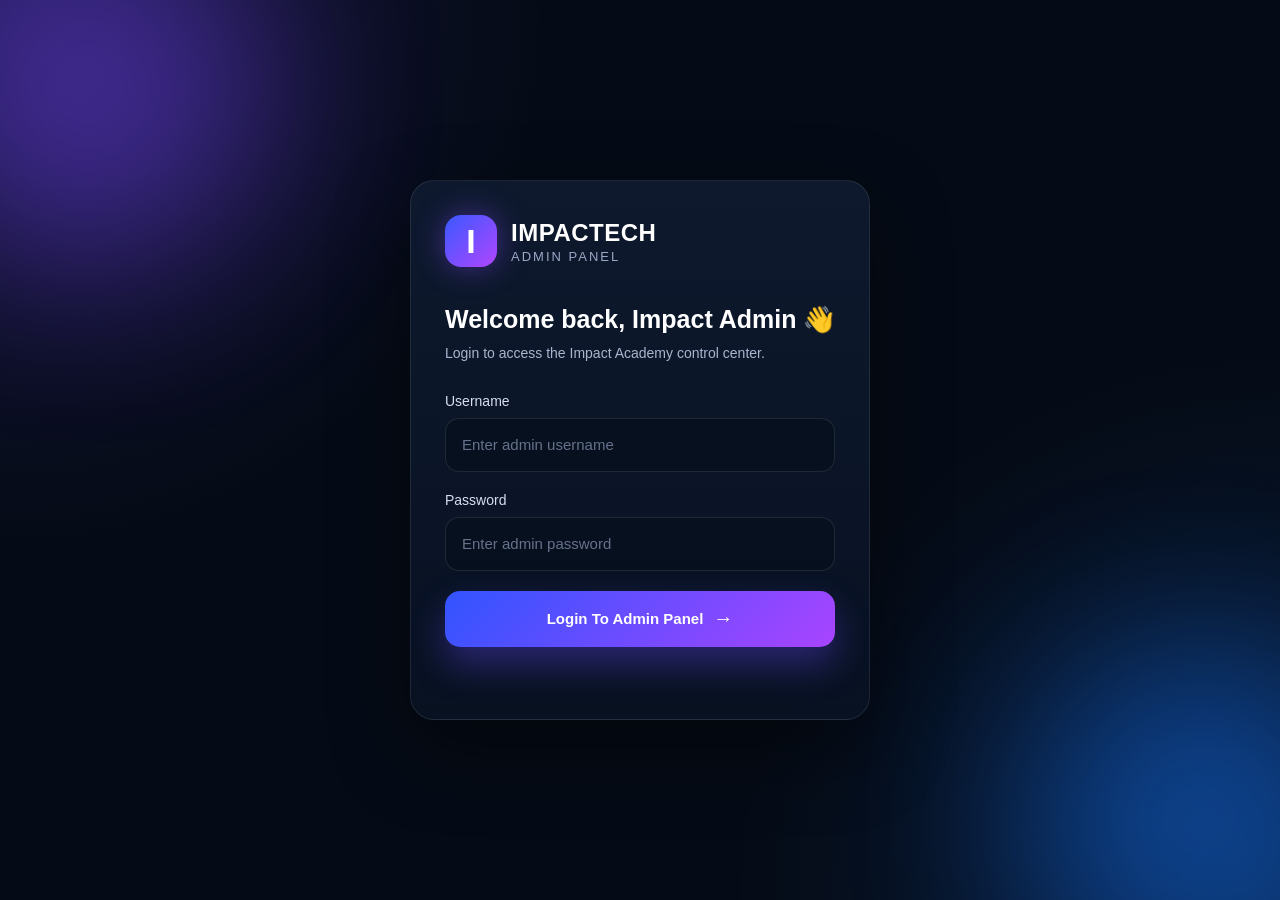
<file: index.html>
<!DOCTYPE html>
<html lang="en">
<head>
  <meta charset="UTF-8" />
  <meta name="viewport" content="width=device-width, initial-scale=1.0" />
  <title>Impact Academy Admin Login</title>
  <link rel="stylesheet" href="admin.css" />
</head>
<body>

  <div class="bg-glow glow-one"></div>
  <div class="bg-glow glow-two"></div>

  <main class="login-wrapper">
    <section class="login-card">

      <div class="brand">
        <div class="brand-icon">I</div>
        <div>
          <h1>IMPACTECH</h1>
          <p>ADMIN PANEL</p>
        </div>
      </div>

      <div class="login-title">
        <h2>Welcome back, Impact Admin 👋</h2>
        <p>Login to access the Impact Academy control center.</p>
      </div>

      <form id="adminLoginForm">
        <div class="input-box">
          <label>Username</label>
          <input type="text" id="username" placeholder="Enter admin username" autocomplete="off" />
        </div>

        <div class="input-box">
          <label>Password</label>
          <input type="password" id="password" placeholder="Enter admin password" />
        </div>

        <button type="submit" class="login-btn">
          Login To Admin Panel
          <span>→</span>
        </button>

        <p id="errorMessage" class="error-message"></p>
      </form>

    </section>
  </main>

  <script src="admin.js"></script>
</body>
</html>
</file>
<file: admin.css>
* {
  margin: 0;
  padding: 0;
  box-sizing: border-box;
  font-family: Inter, Segoe UI, Arial, sans-serif;
}

body {
  min-height: 100vh;
  background:
    radial-gradient(circle at top left, rgba(111, 72, 255, 0.18), transparent 35%),
    radial-gradient(circle at bottom right, rgba(35, 128, 255, 0.16), transparent 35%),
    #050b16;
  color: #fff;
  overflow: hidden;
}

.bg-glow {
  position: fixed;
  width: 360px;
  height: 360px;
  border-radius: 50%;
  filter: blur(90px);
  opacity: 0.45;
  pointer-events: none;
}

.glow-one {
  background: #7847ff;
  top: -90px;
  left: -90px;
}

.glow-two {
  background: #1476ff;
  right: -100px;
  bottom: -100px;
}

.login-wrapper {
  min-height: 100vh;
  display: flex;
  align-items: center;
  justify-content: center;
  padding: 30px;
}

.login-card {
  width: 100%;
  max-width: 460px;
  background: linear-gradient(180deg, rgba(15, 27, 48, 0.92), rgba(8, 18, 34, 0.96));
  border: 1px solid rgba(255, 255, 255, 0.09);
  border-radius: 24px;
  padding: 34px;
  box-shadow: 0 30px 80px rgba(0, 0, 0, 0.45);
  backdrop-filter: blur(22px);
}

.brand {
  display: flex;
  align-items: center;
  gap: 14px;
  margin-bottom: 38px;
}

.brand-icon {
  width: 52px;
  height: 52px;
  border-radius: 16px;
  background: linear-gradient(135deg, #3859ff, #b245ff);
  display: flex;
  align-items: center;
  justify-content: center;
  font-size: 34px;
  font-weight: 900;
  box-shadow: 0 0 30px rgba(130, 78, 255, 0.45);
}

.brand h1 {
  font-size: 24px;
  letter-spacing: 0.5px;
}

.brand p {
  font-size: 13px;
  color: #9aa8c5;
  letter-spacing: 2px;
  margin-top: 2px;
}

.login-title {
  margin-bottom: 28px;
}

.login-title h2 {
  font-size: 25px;
  margin-bottom: 8px;
}

.login-title p {
  color: #aab6cf;
  font-size: 14px;
  line-height: 1.6;
}

.input-box {
  margin-bottom: 20px;
}

.input-box label {
  display: block;
  font-size: 14px;
  color: #d8def0;
  margin-bottom: 9px;
}

.input-box input {
  width: 100%;
  height: 54px;
  border-radius: 14px;
  border: 1px solid rgba(255, 255, 255, 0.1);
  background: rgba(7, 16, 31, 0.9);
  color: #fff;
  outline: none;
  padding: 0 16px;
  font-size: 15px;
  transition: 0.25s ease;
}

.input-box input::placeholder {
  color: #66728b;
}

.input-box input:focus {
  border-color: #7657ff;
  box-shadow: 0 0 0 4px rgba(118, 87, 255, 0.12);
}

.login-btn {
  width: 100%;
  height: 56px;
  border: none;
  border-radius: 15px;
  background: linear-gradient(135deg, #3154ff, #a944ff);
  color: white;
  font-size: 15px;
  font-weight: 700;
  cursor: pointer;
  margin-top: 8px;
  display: flex;
  align-items: center;
  justify-content: center;
  gap: 10px;
  transition: 0.25s ease;
  box-shadow: 0 18px 35px rgba(104, 72, 255, 0.35);
}

.login-btn:hover {
  transform: translateY(-2px);
  box-shadow: 0 22px 45px rgba(104, 72, 255, 0.5);
}

.login-btn span {
  font-size: 20px;
}

.error-message {
  margin-top: 18px;
  min-height: 20px;
  text-align: center;
  color: #ff5f7a;
  font-size: 14px;
}

@media (max-width: 500px) {
  .login-card {
    padding: 26px;
  }

  .login-title h2 {
    font-size: 22px;
  }
}
</file>
